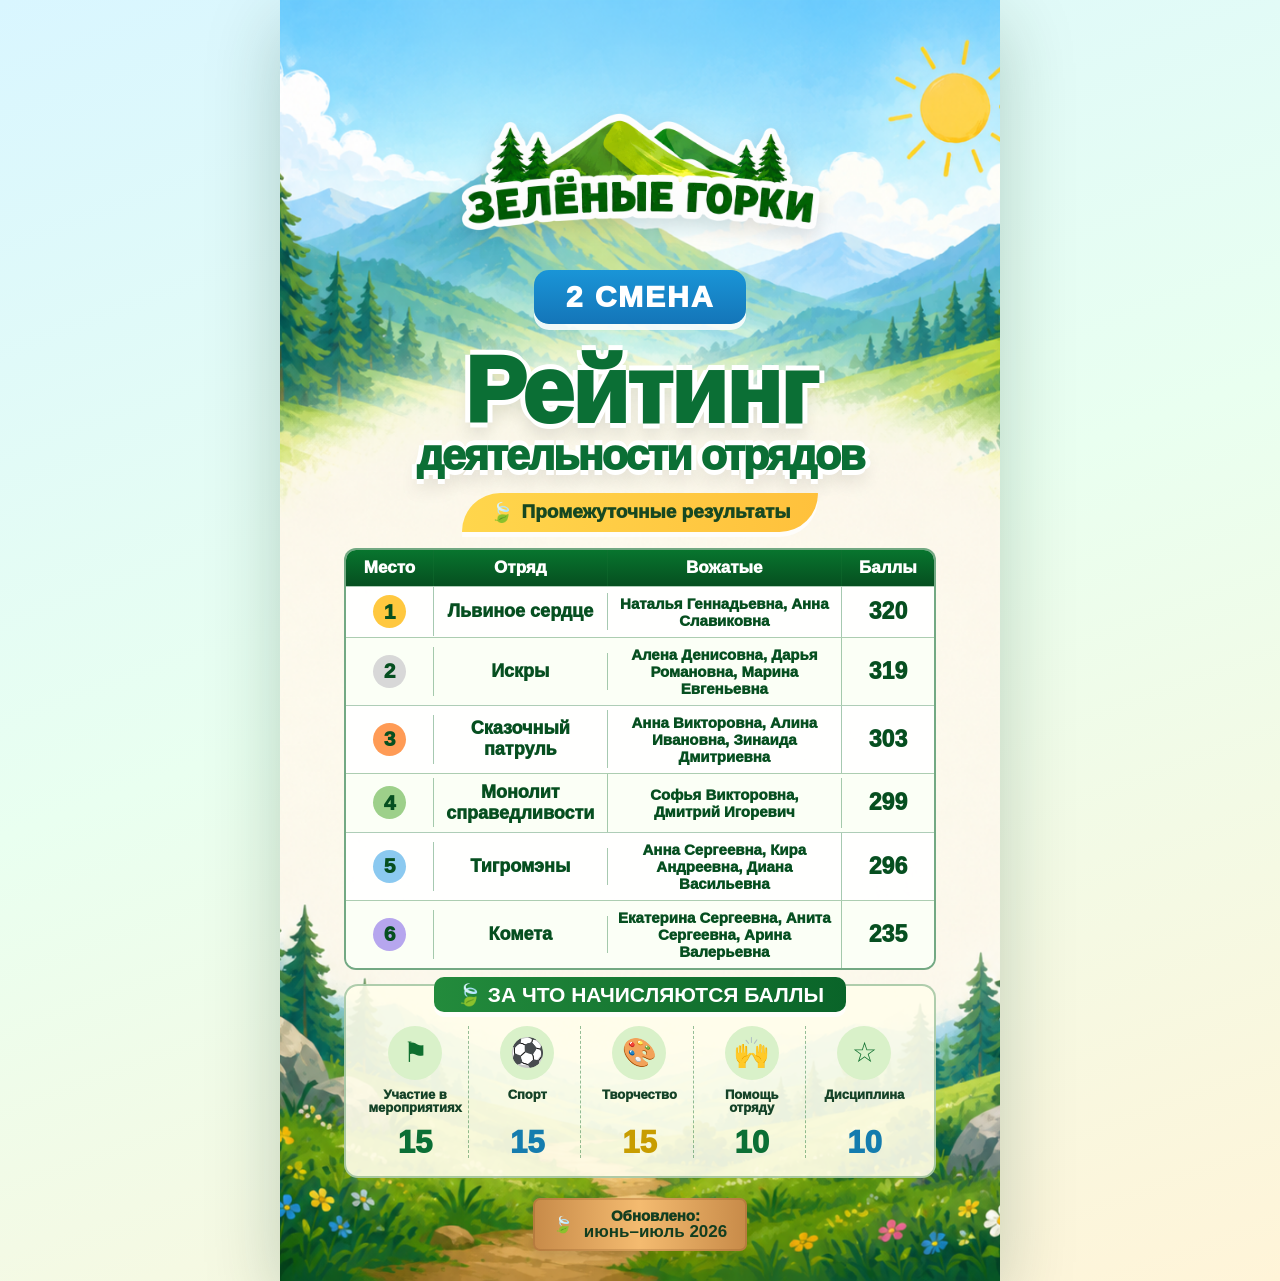
<file: index.html>
<!doctype html>
<html lang="ru">
<head>
  <meta charset="utf-8">
  <meta name="viewport" content="width=device-width, initial-scale=1">
  <title>Зелёные горки — рейтинг отрядов</title>
  <meta name="description" content="Рейтинг деятельности отрядов, 2 смена, Зелёные горки.">
  <link rel="stylesheet" href="style.css">

  <style>
    .poster-bg {
      background-image: url("assets/poster-bg.png") !important;
      background-size: cover !important;
      background-position: center top !important;
      background-repeat: no-repeat !important;
    }
  </style>
</head>

<body>
  <main class="public-page">
    <section class="poster" aria-label="Рейтинг деятельности отрядов">
      <div class="poster-bg" aria-hidden="true"></div>

      <header class="poster-header">
        <img class="camp-logo-image" src="assets/logo.png" alt="Зелёные горки">
        <div class="shift-badge" data-field="shift">2 СМЕНА</div>

        <h1 class="poster-title">
          <span class="main-word" data-field="mainWord">Рейтинг</span>
          <span class="small-title" data-field="title">деятельности отрядов</span>
        </h1>

        <div class="status-pill">
          <span>🍃</span>
          <span data-field="subtitle">Промежуточные результаты</span>
        </div>
      </header>

      <section class="ranking-card">
        <div class="ranking-head">
          <span>Место</span>
          <span>Отряд</span>
          <span>Вожатые</span>
          <span>Баллы</span>
        </div>

        <div id="rankingList"></div>
      </section>

      <section class="criteria-card">
        <h2>🍃 За что начисляются баллы</h2>
        <div id="criteriaList" class="criteria-list"></div>
      </section>

      <footer class="poster-footer">
        <div class="wood-sign">
          <span>🍃</span>
          <p>
            Обновлено:<br>
            <strong data-field="updated">июнь–июль 2026</strong>
          </p>
        </div>
      </footer>
    </section>
  </main>

  <script src="app.js"></script>
</body>
</html>
</file>
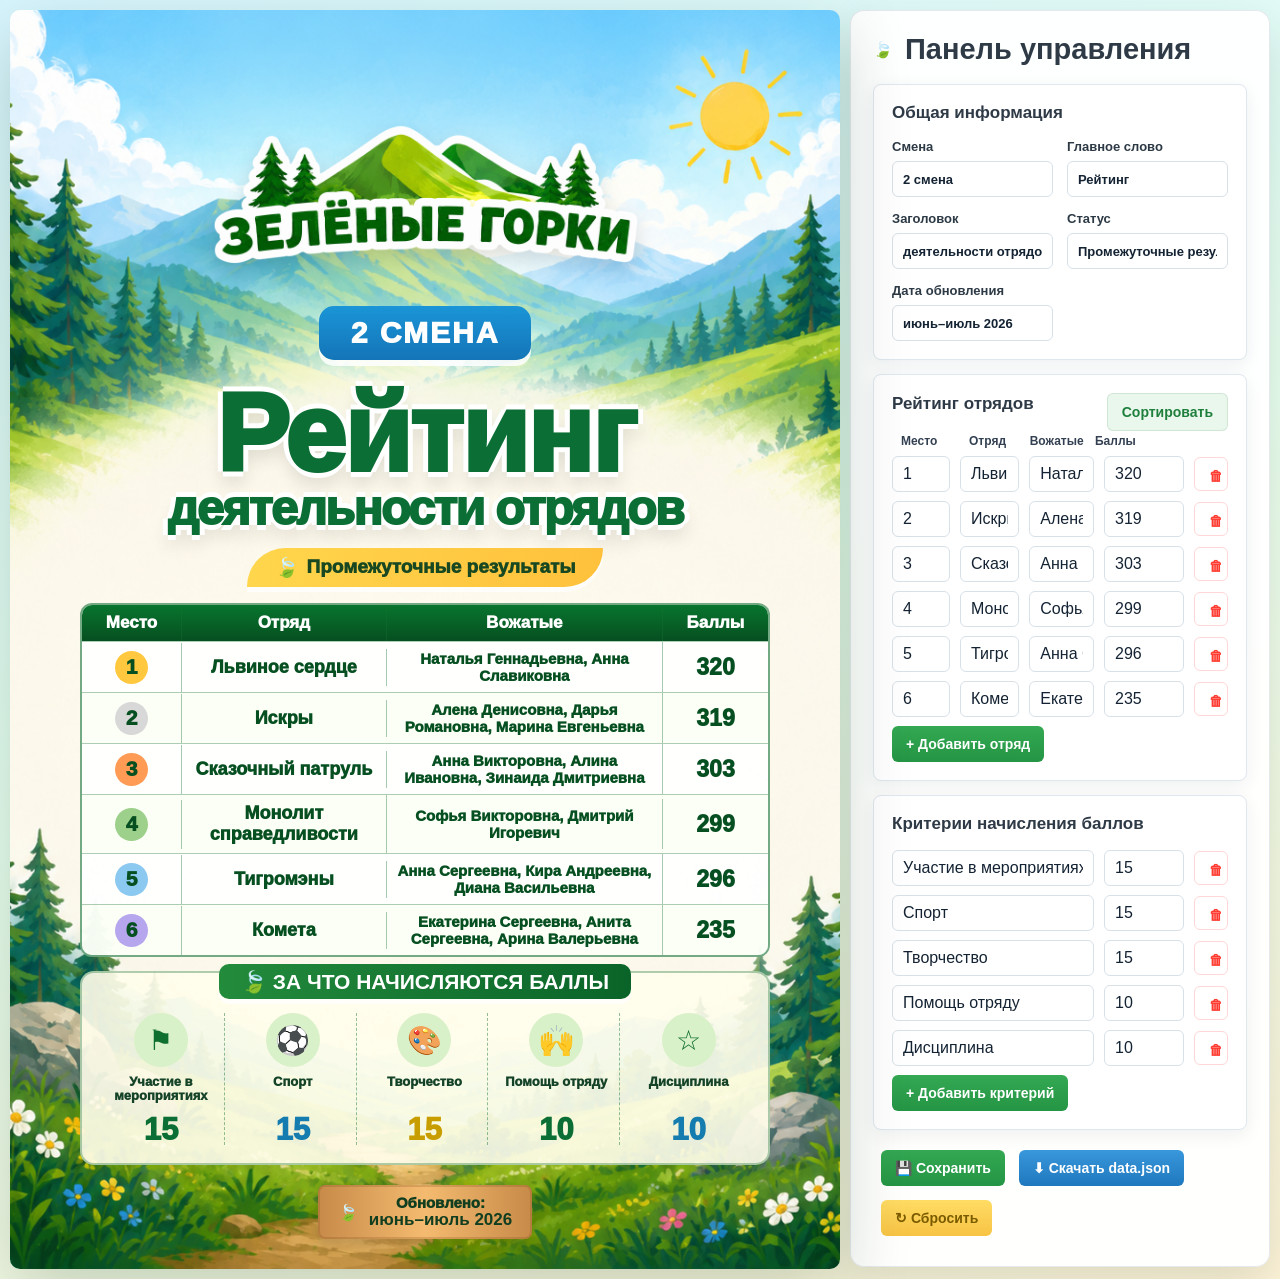
<file: admin.html>
<!doctype html>
<html lang="ru">
<head>
  <meta charset="utf-8">
  <meta name="viewport" content="width=device-width, initial-scale=1">
  <title>Admin — Зелёные горки</title>
  <meta name="description" content="Панель управления рейтингом отрядов.">
  <link rel="stylesheet" href="style.css">

  <style>
    .poster-bg {
      background-image: url("assets/poster-bg.png") !important;
      background-size: cover !important;
      background-position: center top !important;
      background-repeat: no-repeat !important;
    }
  </style>
</head>

<body>
  <main class="admin-page">
    <section class="admin-preview">
      <section class="poster" aria-label="Рейтинг деятельности отрядов">
        <div class="poster-bg" aria-hidden="true"></div>

        <header class="poster-header">
          <img class="camp-logo-image" src="assets/logo.png" alt="Зелёные горки">
          <div class="shift-badge" data-field="shift">2 СМЕНА</div>

          <h1 class="poster-title">
            <span class="main-word" data-field="mainWord">Рейтинг</span>
            <span class="small-title" data-field="title">деятельности отрядов</span>
          </h1>

          <div class="status-pill">
            <span>🍃</span>
            <span data-field="subtitle">Промежуточные результаты</span>
          </div>
        </header>

        <section class="ranking-card">
          <div class="ranking-head">
            <span>Место</span>
            <span>Отряд</span>
            <span>Вожатые</span>
            <span>Баллы</span>
          </div>

          <div id="rankingList"></div>
        </section>

        <section class="criteria-card">
          <h2>🍃 За что начисляются баллы</h2>
          <div id="criteriaList" class="criteria-list"></div>
        </section>

        <footer class="poster-footer">
          <div class="wood-sign">
            <span>🍃</span>
            <p>
              Обновлено:<br>
              <strong data-field="updated">июнь–июль 2026</strong>
            </p>
          </div>
        </footer>
      </section>
    </section>

    <aside class="admin-panel">
      <div class="admin-title">
        <span>🍃</span>
        <h1>Панель управления</h1>
      </div>

      <form id="adminForm">
        <section class="control-card">
          <h2>Общая информация</h2>

          <div class="control-grid two">
            <label>
              Смена
              <input id="shiftInput" type="text">
            </label>

            <label>
              Главное слово
              <input id="mainWordInput" type="text">
            </label>

            <label>
              Заголовок
              <input id="titleInput" type="text">
            </label>

            <label>
              Статус
              <input id="subtitleInput" type="text">
            </label>

            <label>
              Дата обновления
              <input id="updatedInput" type="text">
            </label>
          </div>
        </section>

        <section class="control-card">
          <div class="control-line">
            <h2>Рейтинг отрядов</h2>
            <button id="sortBtn" type="button" class="small-button">Сортировать</button>
          </div>

          <div class="editor-head squad-grid">
            <span>Место</span>
            <span>Отряд</span>
            <span>Вожатые</span>
            <span>Баллы</span>
            <span></span>
          </div>

          <div id="rankingEditor"></div>

          <button id="addSquadBtn" type="button" class="add-button">+ Добавить отряд</button>
        </section>

        <section class="control-card">
          <h2>Критерии начисления баллов</h2>

          <div id="criteriaEditor"></div>

          <button id="addCriterionBtn" type="button" class="add-button">+ Добавить критерий</button>
        </section>

        <div class="admin-actions">
          <button type="submit" class="save-button">💾 Сохранить</button>
          <button id="downloadBtn" type="button" class="download-button">⬇ Скачать data.json</button>
          <button id="resetBtn" type="button" class="reset-button">↻ Сбросить</button>
        </div>
      </form>
    </aside>
  </main>

  <script src="admin.js"></script>
</body>
</html>
</file>
<file: style.css>
:root {
  --green: #0b6f35;
  --green-dark: #064f20;
  --blue: #178bd0;
  --yellow: #ffc83f;
  --cream: #fff9e8;
  --line: rgba(23, 113, 50, .38);
  --font: "Trebuchet MS", "Arial Rounded MT Bold", Arial, sans-serif;
}

* {
  box-sizing: border-box;
}

html {
  background: #e8f8ee;
}

body {
  margin: 0;
  min-height: 100vh;
  color: #103922;
  font-family: var(--font);
  background: linear-gradient(160deg, #d9f6ff 0%, #e9fff0 48%, #fff4d8 100%);
}

/* PUBLIC PAGE */

.public-page {
  width: min(720px, 100%);
  margin: 0 auto;
}

.poster {
  position: relative;
  overflow: hidden;
  width: min(720px, 100%);
  min-height: 920px;
  margin: 0 auto;
  padding: 20px 64px 30px;
  isolation: isolate;
  background: #dff7ee;
  box-shadow: 0 22px 70px rgba(9, 54, 26, .22);
}

.poster-bg {
  position: absolute;
  inset: 0;
  z-index: 0;
  background-image: url("assets/poster-bg.png");
  background-size: cover;
  background-position: center top;
  background-repeat: no-repeat;
}

/* Убираем искусственную белую подложку.
   Теперь белая зона должна быть частью самой фоновой картинки. */
.poster::before {
  display: none;
  content: none;
}

.poster > *:not(.poster-bg) {
  position: relative;
  z-index: 2;
}

.poster-header {
  text-align: center;
  padding-top: 82px;
}

/* Убираем HTML-горы/ёлки, потому что они выглядят примитивно.
   Логотипная графика должна быть частью фоновой картинки. */
.logo-graphic {
  display: none !important;
}

.mountain,
.tree,
.m1,
.m2,
.m3,
.t1,
.t2,
.t3 {
  display: none !important;
}

.camp-name {
  position: relative;
  z-index: 3;
  color: var(--green);
  font-size: 44px;
  line-height: .9;
  font-weight: 1000;
  letter-spacing: 1px;
  text-transform: uppercase;
  text-shadow:
    0 4px 0 #fff,
    4px 0 0 #fff,
    -4px 0 0 #fff,
    0 -4px 0 #fff,
    0 10px 16px rgba(0,0,0,.12);
}

.shift-badge {
  position: relative;
  z-index: 3;
  display: inline-flex;
  min-width: 212px;
  margin: 13px 0 12px;
  padding: 10px 26px;
  justify-content: center;
  color: #fff;
  background: linear-gradient(180deg, #1a95d7, #1475b8);
  border-radius: 15px;
  box-shadow: 0 6px 0 rgba(255,255,255,.85);
  font-size: 30px;
  font-weight: 1000;
  letter-spacing: 2px;
  text-transform: uppercase;
}

.poster-title {
  position: relative;
  z-index: 3;
  margin: 18px 0 0;
  color: var(--green);
  font-weight: 1000;
  letter-spacing: -2px;
  text-shadow:
    0 5px 0 #fff,
    5px 0 0 #fff,
    -5px 0 0 #fff,
    0 -5px 0 #fff,
    0 12px 18px rgba(0,0,0,.12);
}

.main-word {
  display: block;
  font-size: 93px;
  line-height: .8;
}

.small-title {
  display: block;
  margin-top: 8px;
  font-size: 43px;
  line-height: .9;
  text-transform: lowercase;
}

.status-pill {
  position: relative;
  z-index: 3;
  display: inline-flex;
  gap: 8px;
  margin: 18px auto 16px;
  padding: 8px 28px;
  color: #174821;
  background: linear-gradient(90deg, #ffd64c, #ffc13c);
  border-radius: 999px 14px 999px 14px;
  box-shadow: 0 5px 0 rgba(255,255,255,.75);
  font-size: 19px;
  font-weight: 1000;
}

.ranking-card {
  overflow: hidden;
  background: rgba(255, 255, 255, .88);
  border: 2px solid rgba(23,113,50,.6);
  border-radius: 12px;
}

.ranking-head,
.rank-row {
  display: grid;
  grid-template-columns: 88px 1fr 1.35fr 92px;
  align-items: center;
}

.ranking-head {
  min-height: 35px;
  color: #fff;
  background: linear-gradient(180deg, #08752e, #064f20);
  font-size: 17px;
  font-weight: 1000;
}

.ranking-head span,
.rank-row > div {
  padding: 8px 10px;
  text-align: center;
  border-right: 1px solid var(--line);
}

.ranking-head span:last-child,
.rank-row > div:last-child {
  border-right: 0;
}

.rank-row {
  min-height: 48px;
  background: rgba(255,255,255,.68);
  border-top: 1px solid rgba(23,113,50,.35);
  font-size: 18px;
  font-weight: 1000;
}

.rank-row:nth-child(even) {
  background: rgba(250,255,246,.8);
}

.badge {
  display: inline-grid;
  place-items: center;
  width: 33px;
  height: 33px;
  border-radius: 50%;
  color: #064f20;
  background: #c8eeb4;
  font-size: 21px;
  font-weight: 1000;
}

.rank-row:nth-child(1) .badge {
  background: #ffc83f;
}

.rank-row:nth-child(2) .badge {
  background: #d8d8d8;
}

.rank-row:nth-child(3) .badge {
  background: #ff9b55;
}

.rank-row:nth-child(4) .badge {
  background: #9dd08a;
}

.rank-row:nth-child(5) .badge {
  background: #8bc9f0;
}

.rank-row:nth-child(6) .badge {
  background: #b6a6ee;
}

.squad,
.counselors,
.score {
  color: #064f20;
}

.squad {
  font-weight: 1000;
}

.counselors {
  font-size: 15px;
  font-weight: 1000;
}

.score {
  font-size: 23px;
  font-weight: 1000;
}

.criteria-card {
  margin-top: 14px;
  padding: 24px 16px 18px;
  background: rgba(255,253,235,.91);
  border: 2px solid rgba(23,113,50,.34);
  border-radius: 14px;
}

.criteria-card h2 {
  width: max-content;
  max-width: 100%;
  margin: -33px auto 14px;
  padding: 7px 22px;
  color: white;
  background: linear-gradient(90deg, #238b3c, #0a6429);
  border-radius: 10px;
  font-size: 21px;
  line-height: 1;
  text-transform: uppercase;
  box-shadow: 0 5px 0 rgba(255,255,255,.78);
}

.criteria-list {
  display: grid;
  grid-template-columns: repeat(5, 1fr);
  gap: 5px;
}

.criteria-item {
  text-align: center;
  padding: 0 6px;
  border-right: 1px dashed rgba(22,111,45,.45);
}

.criteria-item:last-child {
  border-right: 0;
}

.icon {
  width: 54px;
  height: 54px;
  margin: 0 auto 8px;
  display: grid;
  place-items: center;
  border-radius: 50%;
  background: #d9f1c9;
  color: #0f6f2f;
  font-size: 28px;
}

.criteria-name {
  min-height: 36px;
  color: #154328;
  font-size: 13px;
  line-height: 1.05;
  font-weight: 1000;
}

.criteria-value {
  margin-top: 3px;
  color: var(--green);
  font-size: 31px;
  line-height: 1;
  font-weight: 1000;
}

.criteria-item:nth-child(2) .criteria-value,
.criteria-item:nth-child(5) .criteria-value {
  color: #147cae;
}

.criteria-item:nth-child(3) .criteria-value {
  color: #c89d00;
}

.poster-footer {
  display: flex;
  justify-content: center;
  margin-top: 20px;
}

.wood-sign {
  display: inline-flex;
  align-items: center;
  gap: 11px;
  min-width: 205px;
  padding: 8px 18px;
  color: #123e20;
  background: linear-gradient(90deg, #c88b49, #f4bb70, #c88b49);
  border: 2px solid rgba(118,70,25,.22);
  border-radius: 7px;
  box-shadow: 0 6px 12px rgba(0,0,0,.13);
  font-weight: 1000;
}

.wood-sign p {
  margin: 0;
  line-height: 1.05;
  text-align: center;
  font-size: 15px;
}

.wood-sign strong {
  font-size: 17px;
}

/* ADMIN PAGE */

.admin-page {
  width: min(1660px, 100%);
  margin: 0 auto;
  padding: 10px;
  display: grid;
  grid-template-columns: minmax(620px, 920px) minmax(420px, 1fr);
  gap: 10px;
  align-items: start;
}

.admin-preview .poster {
  width: 100%;
  max-width: none;
  min-height: 1060px;
  border-radius: 10px;
  padding-left: 70px;
  padding-right: 70px;
}

.admin-preview .poster-header {
  padding-top: 82px;
}

.admin-preview .camp-name {
  font-size: 50px;
}

.admin-preview .main-word {
  font-size: 110px;
}

.admin-preview .small-title {
  font-size: 49px;
}

.admin-preview .ranking-head,
.admin-preview .rank-row {
  grid-template-columns: 100px 1fr 1.35fr 105px;
}

.admin-panel {
  min-height: calc(100vh - 20px);
  padding: 22px;
  background: rgba(255,255,255,.94);
  border: 1px solid rgba(10,45,80,.1);
  border-radius: 14px;
  box-shadow: 0 18px 50px rgba(10,46,31,.14);
}

.admin-title {
  display: flex;
  align-items: center;
  gap: 12px;
  margin-bottom: 18px;
}

.admin-title h1 {
  margin: 0;
  color: #2f3a47;
  font-size: 29px;
}

.control-card {
  margin-bottom: 14px;
  padding: 18px;
  background: #fff;
  border: 1px solid #dfe7ef;
  border-radius: 8px;
  box-shadow: 0 5px 18px rgba(20,39,61,.07);
}

.control-card h2 {
  margin: 0 0 16px;
  color: #2f3a47;
  font-size: 17px;
}

.control-line {
  display: flex;
  justify-content: space-between;
  align-items: center;
}

.control-grid.two {
  display: grid;
  grid-template-columns: repeat(2, minmax(0,1fr));
  gap: 14px;
}

label {
  display: grid;
  gap: 7px;
  color: #2d3a45;
  font-size: 13px;
  font-weight: 800;
}

input {
  width: 100%;
  min-height: 36px;
  border: 1px solid #d8e1e8;
  border-radius: 6px;
  padding: 8px 10px;
  color: #142333;
  background: #fff;
  font: inherit;
  outline: none;
}

input:focus {
  border-color: #7abfe8;
  box-shadow: 0 0 0 3px rgba(31,143,209,.14);
}

.editor-head.squad-grid,
.squad-row {
  display: grid;
  grid-template-columns: 58px 1.1fr 1.2fr 80px 34px;
  gap: 10px;
  align-items: center;
}

.editor-head {
  margin: 3px 0 8px;
  padding: 0 9px;
  color: #334052;
  font-size: 12px;
  font-weight: 900;
}

.squad-row,
.criterion-row {
  margin-bottom: 9px;
}

.criterion-row {
  display: grid;
  grid-template-columns: 1fr 80px 34px;
  gap: 10px;
  align-items: center;
}

.delete-btn {
  width: 34px;
  height: 34px;
  border: 1px solid #ffd7d7;
  border-radius: 6px;
  color: #ff3b30;
  background: #fff;
  cursor: pointer;
}

button {
  border: 0;
  border-radius: 6px;
  padding: 10px 14px;
  color: #fff;
  font: inherit;
  font-size: 14px;
  font-weight: 900;
  cursor: pointer;
}

.add-button,
.save-button {
  background: linear-gradient(180deg, #34a853, #249544);
}

.small-button {
  color: #1f7f3d;
  background: #eaf7ec;
  border: 1px solid rgba(15,111,47,.12);
}

.download-button {
  background: linear-gradient(180deg, #3997db, #1f78bd);
}

.reset-button {
  color: #7a5b00;
  background: linear-gradient(180deg, #ffdc64, #f7c344);
}

.admin-actions {
  display: flex;
  gap: 14px;
  flex-wrap: wrap;
  margin: 20px 8px 8px;
}

/* RESPONSIVE */

@media (max-width: 1180px) {
  .admin-page {
    grid-template-columns: 1fr;
  }

  .admin-preview .poster {
    width: min(720px, 100%);
    max-width: 720px;
    min-height: 920px;
    padding-left: 64px;
    padding-right: 64px;
  }

  .admin-preview .camp-name {
    font-size: 44px;
  }

  .admin-preview .main-word {
    font-size: 93px;
  }

  .admin-preview .small-title {
    font-size: 43px;
  }

  .admin-preview .ranking-head,
  .admin-preview .rank-row {
    grid-template-columns: 88px 1fr 1.35fr 92px;
  }
}

@media (max-width: 720px) {
  .public-page {
    width: 100%;
  }

  .poster,
  .admin-preview .poster {
    width: 100%;
    min-height: 100vh;
    padding: 12px 18px 24px;
    border-radius: 0;
  }

  .poster-header,
  .admin-preview .poster-header {
    padding-top: 60px;
  }

  .camp-name,
  .admin-preview .camp-name {
    font-size: 31px;
  }

  .shift-badge {
    min-width: 160px;
    font-size: 22px;
    padding: 8px 18px;
  }

  .main-word,
  .admin-preview .main-word {
    font-size: 62px;
  }

  .small-title,
  .admin-preview .small-title {
    font-size: 30px;
  }

  .status-pill {
    font-size: 15px;
    padding: 7px 18px;
  }

  .ranking-head,
  .rank-row,
  .admin-preview .ranking-head,
  .admin-preview .rank-row {
    grid-template-columns: 62px 1fr 1.05fr 70px;
  }

  .ranking-head {
    font-size: 12px;
  }

  .ranking-head span,
  .rank-row > div {
    padding: 6px 4px;
  }

  .rank-row {
    min-height: 42px;
    font-size: 14px;
  }

  .badge {
    width: 27px;
    height: 27px;
    font-size: 17px;
  }

  .counselors {
    font-size: 10px;
  }

  .score {
    font-size: 17px;
  }

  .criteria-card {
    padding: 20px 8px 12px;
  }

  .criteria-card h2 {
    font-size: 15px;
    padding: 7px 12px;
  }

  .criteria-list {
    gap: 3px;
  }

  .icon {
    width: 38px;
    height: 38px;
    font-size: 20px;
  }

  .criteria-name {
    font-size: 9px;
  }

  .criteria-value {
    font-size: 21px;
  }

  .control-grid.two,
  .editor-head.squad-grid,
  .squad-row,
  .criterion-row {
    grid-template-columns: 1fr;
  }

  .editor-head {
    display: none;
  }

  .admin-actions {
    display: grid;
  }
}

/* FORCE FIX HEADER */

.logo-graphic,
.logo-mark,
.mini-mountains,
.logo-graphic *,
.logo-mark *,
.mini-mountains *,
.mountain,
.tree,
.pine,
.m1,
.m2,
.m3,
.t1,
.t2,
.t3,
.p1,
.p2,
.p3 {
  display: none !important;
  visibility: hidden !important;
  opacity: 0 !important;
}

.poster::before,
.poster::after {
  display: none !important;
  content: none !important;
  background: none !important;
}

.poster-bg {
  background-image: url("assets/poster-bg.png") !important;
  background-size: cover !important;
  background-position: center top !important;
  background-repeat: no-repeat !important;
}

.poster-header {
  padding-top: 80px !important;
}
.logo-graphic,
.camp-name {
  display: none !important;
}

.camp-logo-image {
  display: block;
  width: min(440px, 92%);
  height: auto;
  margin: 0 auto 10px;
  position: relative;
  z-index: 5;
  filter: drop-shadow(0 8px 10px rgba(0, 0, 0, .12));
}

.admin-preview .camp-logo-image {
  width: min(520px, 92%);
}
</file>
